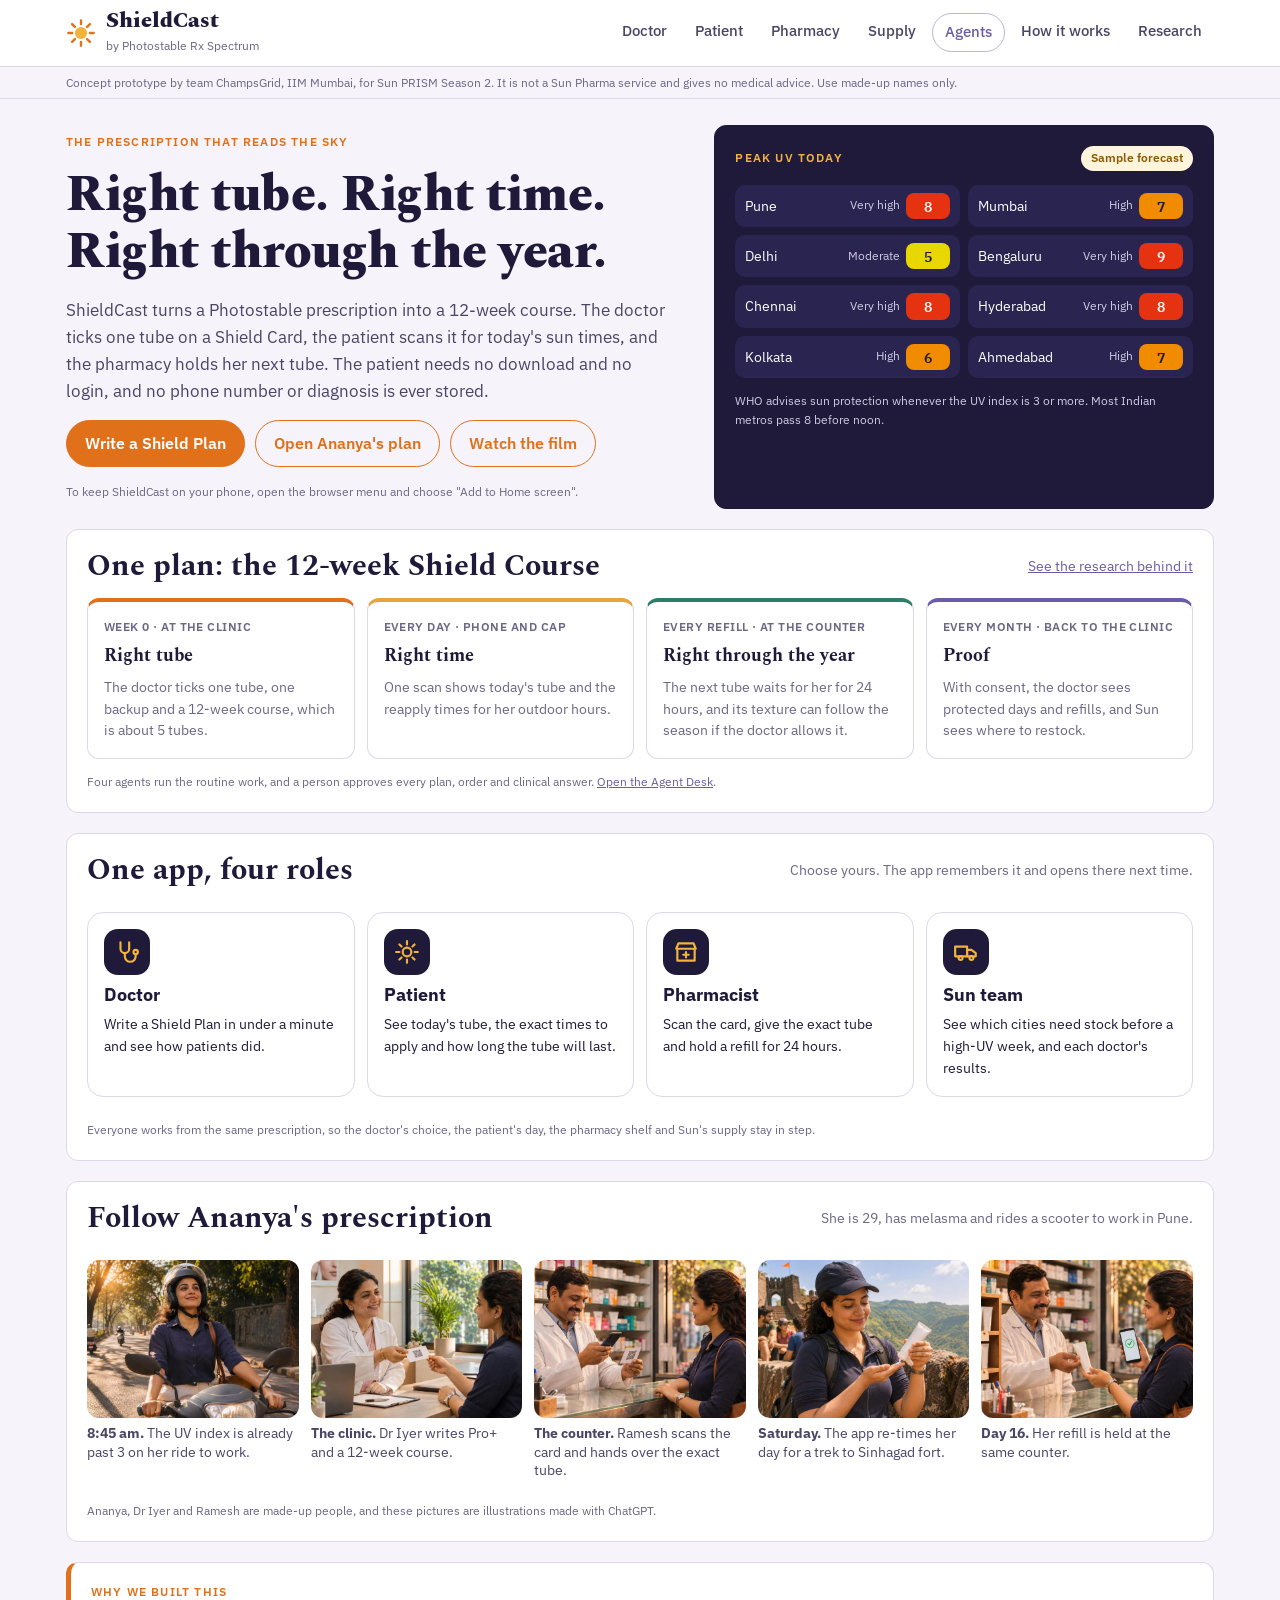
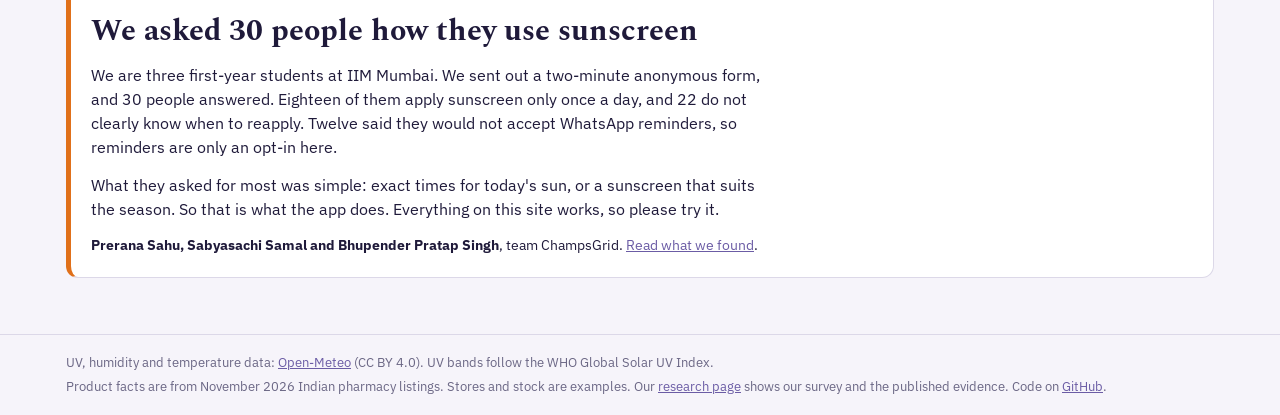
<file: index.html>
<!doctype html>
<html lang="en">
<head>
<meta charset="utf-8">
<meta name="viewport" content="width=device-width, initial-scale=1, viewport-fit=cover">
<title>ShieldCast · Photostable</title>
<meta name="description" content="ShieldCast turns a dermatologist's Photostable prescription into a daily plan that reads the live UV forecast, times every reapplication, tracks the tube and finds the refill. Concept prototype by team ChampsGrid, IIM Mumbai.">
<meta property="og:title" content="ShieldCast: the prescription that reads the sky">
<meta property="og:description" content="One app for the doctor, the patient, the pharmacist and Sun. It opens from a scan, with nothing to download.">
<meta name="theme-color" content="#1F1A3A">
<link rel="manifest" href="manifest.webmanifest">
<link rel="apple-touch-icon" href="icons/icon-192.png">
<meta name="apple-mobile-web-app-capable" content="yes">
<meta name="apple-mobile-web-app-title" content="ShieldCast">
<link rel="icon" href="data:image/svg+xml,%3Csvg xmlns='http://www.w3.org/2000/svg' viewBox='0 0 64 64'%3E%3Ccircle cx='32' cy='32' r='14' fill='%23F2B33D'/%3E%3Cg stroke='%23E0701A' stroke-width='5' stroke-linecap='round'%3E%3Cpath d='M32 4v8M32 52v8M4 32h8M52 32h8M12 12l6 6M46 46l6 6M12 52l6-6M46 18l6-6'/%3E%3C/g%3E%3C/svg%3E">
<link rel="preconnect" href="https://fonts.googleapis.com">
<link rel="preconnect" href="https://fonts.gstatic.com" crossorigin>
<link rel="stylesheet" href="https://fonts.googleapis.com/css2?family=Spectral:wght@500;600;700;800&family=IBM+Plex+Sans:wght@400;500;600&family=IBM+Plex+Mono:wght@400;500&display=swap">
<link rel="stylesheet" href="css/style.css">
<script src="vendor/qrcode.min.js" defer></script>
<script type="module" src="js/app.js"></script>
</head>
<body>
<a class="skip" href="#main">Skip to content</a>
<header class="top">
  <div class="wrap top-in">
    <a class="brand" href="#home" aria-label="ShieldCast home">
      <svg viewBox="0 0 64 64" width="30" height="30" aria-hidden="true"><circle cx="32" cy="32" r="13" fill="var(--amber)"/><g stroke="var(--orange)" stroke-width="5" stroke-linecap="round"><path d="M32 5v8M32 51v8M5 32h8M51 32h8M13 13l6 6M45 45l6 6M13 51l6-6M45 19l6-6"/></g></svg>
      <span><b>ShieldCast</b><small>by Photostable Rx Spectrum</small></span>
    </a>
    <nav class="tabs" aria-label="Main">
      <a href="#doctor" data-v="doctor">Doctor</a>
      <a href="#today" data-v="today">Patient</a>
      <a href="#pharmacy" data-v="pharmacy">Pharmacy</a>
      <a href="#supply" data-v="supply">Supply</a>
      <a href="#agents" data-v="agents" class="tab-ai">Agents</a>
      <a href="#how" data-v="how">How it works</a>
      <a href="research.html">Research</a>
    </nav>
  </div>
</header>
<div class="notice"><div class="wrap">Concept prototype by team ChampsGrid, IIM Mumbai, for Sun PRISM Season 2. It is not a Sun Pharma service and gives no medical advice. Use made-up names only.</div></div>

<main id="main" class="wrap">

<!-- ================= HOME ================= -->
<section class="view" id="v-home" hidden>
  <div class="hero">
    <div class="hero-copy">
      <span class="eyebrow">The prescription that reads the sky</span>
      <h1>Right tube. Right time. Right through the year.</h1>
      <p class="lead">ShieldCast turns a Photostable prescription into a 12-week course. The doctor ticks one tube on a Shield Card, the patient scans it for today's sun times, and the pharmacy holds her next tube. The patient needs no download and no login, and no phone number or diagnosis is ever stored.</p>
      <div class="row">
        <a class="btn" href="#doctor">Write a Shield Plan</a>
        <a class="btn ghost" id="sampleLink" href="#today">Open Ananya's plan</a>
        <a class="btn ghost" href="film.html">Watch the film</a>
        <button class="btn ghost" id="installBtn" type="button" hidden>Install the app</button>
      </div>
      <p class="tiny muted" id="installHint">To keep ShieldCast on your phone, open the browser menu and choose "Add to Home screen".</p>
    </div>
    <div class="hero-sky panel dark">
      <div class="row between"><span class="eyebrow light">Peak UV today</span><span class="pill" id="skyLive">Loading the forecast</span></div>
      <div class="sky" id="sky"></div>
      <p class="tiny muted-light">WHO advises sun protection whenever the UV index is 3 or more. Most Indian metros pass 8 before noon.</p>
    </div>
  </div>

  <div class="panel">
    <div class="row between"><h2>One plan: the 12-week Shield Course</h2><a class="small" href="research.html">See the research behind it</a></div>
    <ol class="course">
      <li><a href="#doctor"><span class="n">Week 0 · At the clinic</span><b>Right tube</b><span class="d">The doctor ticks one tube, one backup and a 12-week course, which is about 5 tubes.</span></a></li>
      <li><a href="#today"><span class="n">Every day · Phone and cap</span><b>Right time</b><span class="d">One scan shows today's tube and the reapply times for her outdoor hours.</span></a></li>
      <li><a href="#pharmacy"><span class="n">Every refill · At the counter</span><b>Right through the year</b><span class="d">The next tube waits for her for 24 hours, and its texture can follow the season if the doctor allows it.</span></a></li>
      <li><a href="#supply"><span class="n">Every month · Back to the clinic</span><b>Proof</b><span class="d">With consent, the doctor sees protected days and refills, and Sun sees where to restock.</span></a></li>
    </ol>
    <p class="tiny muted">Four agents run the routine work, and a person approves every plan, order and clinical answer. <a href="#agents">Open the Agent Desk</a>.</p>
  </div>

  <div class="panel">
    <div class="row between"><h2>One app, four roles</h2><span class="small muted">Choose yours. The app remembers it and opens there next time.</span></div>
    <div class="roles" id="roles">
      <a class="role" href="#doctor" data-role="doctor"><span class="role-ic" aria-hidden="true"><svg viewBox="0 0 24 24" width="26" height="26" fill="none" stroke="currentColor" stroke-width="2" stroke-linecap="round" stroke-linejoin="round"><path d="M6 3v6a4 4 0 0 0 8 0V3"/><path d="M10 13v3a5 5 0 0 0 10 0v-2"/><circle cx="20" cy="12" r="2"/></svg></span><b>Doctor</b><span class="small">Write a Shield Plan in under a minute and see how patients did.</span></a>
      <a class="role" href="#today" data-role="today"><span class="role-ic" aria-hidden="true"><svg viewBox="0 0 24 24" width="26" height="26" fill="none" stroke="currentColor" stroke-width="2" stroke-linecap="round"><circle cx="12" cy="12" r="4"/><path d="M12 2v3M12 19v3M2 12h3M19 12h3M5 5l2 2M17 17l2 2M5 19l2-2M17 7l2-2"/></svg></span><b>Patient</b><span class="small">See today's tube, the exact times to apply and how long the tube will last.</span></a>
      <a class="role" href="#pharmacy" data-role="pharmacy"><span class="role-ic" aria-hidden="true"><svg viewBox="0 0 24 24" width="26" height="26" fill="none" stroke="currentColor" stroke-width="2" stroke-linecap="round" stroke-linejoin="round"><path d="M4 9h16v11H4z"/><path d="M3 9l2-5h14l2 5"/><path d="M12 12v5M9.5 14.5h5"/></svg></span><b>Pharmacist</b><span class="small">Scan the card, give the exact tube and hold a refill for 24 hours.</span></a>
      <a class="role" href="#supply" data-role="supply"><span class="role-ic" aria-hidden="true"><svg viewBox="0 0 24 24" width="26" height="26" fill="none" stroke="currentColor" stroke-width="2" stroke-linecap="round" stroke-linejoin="round"><path d="M2 7h11v9H2z"/><path d="M13 10h4l4 3v3h-8z"/><circle cx="7" cy="17.5" r="1.8"/><circle cx="17" cy="17.5" r="1.8"/></svg></span><b>Sun team</b><span class="small">See which cities need stock before a high-UV week, and each doctor's results.</span></a>
    </div>
    <p class="tiny muted">Everyone works from the same prescription, so the doctor's choice, the patient's day, the pharmacy shelf and Sun's supply stay in step.</p>
  </div>

  <div class="panel">
    <div class="row between"><h2>Follow Ananya's prescription</h2><span class="small muted">She is 29, has melasma and rides a scooter to work in Pune.</span></div>
    <div class="story">
      <figure><img src="assets/story/scooter.jpg" alt="Ananya rides to work in the morning sun" loading="lazy"><figcaption><b>8:45 am.</b> The UV index is already past 3 on her ride to work.</figcaption></figure>
      <figure><img src="assets/story/clinic.jpg" alt="Dr Iyer writes the plan in her clinic" loading="lazy"><figcaption><b>The clinic.</b> Dr Iyer writes Pro+ and a 12-week course.</figcaption></figure>
      <figure><img src="assets/story/pharmacy.jpg" alt="The pharmacist scans the card at the counter" loading="lazy"><figcaption><b>The counter.</b> Ramesh scans the card and hands over the exact tube.</figcaption></figure>
      <figure><img src="assets/story/trek.jpg" alt="Ananya reapplies sunscreen on a trek" loading="lazy"><figcaption><b>Saturday.</b> The app re-times her day for a trek to Sinhagad fort.</figcaption></figure>
      <figure><img src="assets/story/refill.jpg" alt="Ananya collects her refill" loading="lazy"><figcaption><b>Day 16.</b> Her refill is held at the same counter.</figcaption></figure>
    </div>
    <p class="tiny muted">Ananya, Dr Iyer and Ramesh are made-up people, and these pictures are illustrations made with ChatGPT.</p>
  </div>

  <div class="panel why">
    <span class="eyebrow">Why we built this</span>
    <h2>We asked 30 people how they use sunscreen</h2>
    <p class="measure">We are three first-year students at IIM Mumbai. We sent out a two-minute anonymous form, and 30 people answered. Eighteen of them apply sunscreen only once a day, and 22 do not clearly know when to reapply. Twelve said they would not accept WhatsApp reminders, so reminders are only an opt-in here.</p>
    <p class="measure">What they asked for most was simple: exact times for today's sun, or a sunscreen that suits the season. So that is what the app does. Everything on this site works, so please try it.</p>
    <p class="small"><b>Prerana Sahu, Sabyasachi Samal and Bhupender Pratap Singh</b>, team ChampsGrid. <a href="research.html">Read what we found</a>.</p>
  </div>

</section>

<!-- ================= DOCTOR ================= -->
<section class="view" id="v-doctor" hidden>
  <div class="persona"><div class="avatar">MI</div><div><span class="eyebrow">Dr Meera Iyer · dermatologist · Kothrud, Pune</span><h2>Write a Shield Plan in under a minute</h2><p class="muted">Pick the need, the skin type, the patient's city and routine, the course length and an optional season switch. The plan and the QR card are ready at once.</p><p class="small"><a href="#agents" id="toCopilot">Or type a one-line note and let the Prescribing Copilot draft it.</a></p></div></div>
  <div class="doc-grid">
    <form class="panel" id="planForm" autocomplete="off">
      <fieldset><legend>Patient</legend>
        <div class="row"><label class="fld">First name<input type="text" id="fName" value="Ananya" maxlength="20"></label><label class="fld small-fld">Age<input type="text" id="fAge" value="29" maxlength="3" inputmode="numeric"></label>
        <label class="fld">City<select id="fCity"></select></label></div>
      </fieldset>
      <fieldset><legend>Main reason for sunscreen</legend><div class="chips" id="cNeed"></div></fieldset>
      <fieldset><legend>Skin type</legend><div class="chips" id="cSkin"></div></fieldset>
      <fieldset><legend>Daily routine</legend><div class="chips" id="cRoutine"></div></fieldset>
      <fieldset><legend>Course length</legend><div class="chips" id="cCourse"></div><p class="tiny muted">The card tells the patient how many tubes the course takes, so the refill is planned on day one.</p></fieldset>
      <fieldset><legend>Season switch at refill</legend><div class="chips" id="cSwitch"></div><p class="tiny muted" id="swNote"></p></fieldset>
    </form>
    <div class="view tight">
      <div class="panel" id="planPreview"></div>
      <div class="panel">
        <div class="row between"><div><span class="eyebrow">Rx card</span><h3>Print it, or send the link</h3></div><button class="btn" id="issueBtn" type="button">Issue the card</button></div>
        <div id="cardSlot"><p class="small muted">The card carries one exact variant, the backup, the dose, the course and a QR code. Scanning it opens the patient's plan on any phone. Clinics on e-prescription software can paste the same link into the advice box.</p></div>
      </div>
    </div>
  </div>
  <div class="grid2">
    <div class="panel">
      <span class="eyebrow">How each patient gets a unique code</span>
      <h3>You never make a QR code yourself</h3>
      <ol class="routes">
        <li><b>On e-prescription software.</b> Tick "Add ShieldCast plan" and the QR code prints on the prescription itself.</li>
        <li><b>On paper.</b> Your rep gives you a pad of 100 Shield Cards. Every card already carries its own number and QR code, linked to your clinic. Tick the tube, the backup and the weeks, and sign it, as you would a prescription. Your assistant scans it once to copy the ticks, or the patient confirms them on her first scan.</li>
        <li><b>On a teleconsult.</b> Issue the plan here and send the link on WhatsApp or SMS.</li>
      </ol>
      <div class="padcard" aria-label="Example Shield Card">
        <div><b>Shield Card</b> <span class="tiny muted">No. SC-PUN-0417-0063</span><br><span class="tiny">Skin clinic, Kothrud, Pune</span>
          <div class="ticks"><span>☑ Pro+</span><span>☐ Gold</span><span>☐ Acne</span><span>☐ Emulgel</span></div>
          <div class="ticks"><span>Backup: ☑ Gold</span><span>Course: ☐ 4 ☐ 8 ☑ 12 weeks</span></div>
          <span class="tiny muted">Doctor's signature ____________</span></div>
        <div class="padqr" id="padQr"></div>
      </div>
    </div>
    <div class="panel" id="clinicPanel"></div>
  </div>

  <div class="panel">
    <div class="row between"><h3>Cards issued on this device</h3><span class="small muted" id="issuedCount"></span></div>
    <div class="tablewrap"><table class="data" id="issuedTable"></table></div>
  </div>
</section>

<!-- ================= PATIENT ================= -->
<section class="view" id="v-today" hidden>
  <div id="noPlan" class="panel" hidden>
    <h2>Scan the QR code on your Rx card</h2>
    <p class="muted">Your plan opens straight from the card. To try it now, open an example plan.</p>
    <div class="row" id="examples"></div>
  </div>
  <div id="planView" hidden>
    <div class="pt-head panel dark" id="ptHead"></div>
    <div class="pt-grid">
      <div class="view tight">
        <div class="panel" id="todayPanel"></div>
        <div class="panel" id="weekPanel"></div>
      </div>
      <div class="view tight">
        <div class="panel" id="tubePanel"></div>
        <div class="panel" id="remindPanel"></div>
        <div class="panel" id="askPanel"></div>
        <div class="panel" id="routinePanel"></div>
      </div>
    </div>
  </div>
</section>

<!-- ================= PHARMACY ================= -->
<section class="view" id="v-pharmacy" hidden>
  <div class="persona"><div class="avatar ink">RP</div><div><span class="eyebrow">Ramesh Patil · Shree Medicals · 300 m from the clinic</span><h2>Scan the card, dispense the exact tube</h2><p class="muted">The QR code carries the prescription and a check code, so Ramesh can verify it without calling the clinic. He can also see which variants the coming week's UV will pull off his shelf.</p></div></div>
  <div class="grid2">
    <div class="panel">
      <h3>Check a card</h3>
      <div class="row"><button class="btn" id="scanBtn" type="button">Scan with camera</button><span class="small muted" id="scanState"></span></div>
      <video id="scanVideo" playsinline muted hidden></video>
      <canvas id="scanCanvas" hidden></canvas>
      <form class="row" id="pasteForm"><input type="text" id="pasteIn" placeholder="Or paste the link from the card" aria-label="Card link"><button class="btn ghost" type="submit">Check</button></form>
      <div id="verifyOut"></div>
    </div>
    <div class="panel">
      <div class="row between"><h3>Shelf at Shree Medicals</h3><span class="small muted">50 g tubes</span></div>
      <div class="tablewrap"><table class="data" id="shelf"></table></div>
      <div id="reorder"></div>
    </div>
  </div>
  <div class="panel" id="holdPanel"></div>

  <div class="panel">
    <div class="row between"><h3>Dispensing log on this device</h3><button class="btn ghost small" id="clearLog" type="button">Clear the log</button></div>
    <div class="tablewrap"><table class="data" id="dispLog"></table></div>
  </div>
</section>

<!-- ================= SUPPLY ================= -->
<section class="view" id="v-supply" hidden>
  <div class="persona"><div class="avatar violet">SC</div><div><span class="eyebrow">Sun trade and supply team</span><h2>The same forecast that times Ananya's reapplication tells Sun where to move stock</h2><p class="muted">Tubes run out faster in weeks that need more reapplication. ShieldCast reads the 7-day UV and humidity outlook for each metro and flags where partner pharmacies should be topped up before demand arrives.</p></div></div>
  <div class="row between"><span class="pill" id="supplyLive">Loading the outlook</span><span class="tiny muted">UV load is the sum of each day's peak UV above 5 over the next 7 days.</span></div>
  <div class="metro" id="metro"></div>
  <div class="panel callout">
    <b>This is a hypothesis to test, not a proven rule.</b> The pilot will compare stockist sell-out with the UV load in each city for 28 weeks and fit the real relationship before Sun changes any stock norms.
  </div>
</section>

<!-- ================= AGENTS ================= -->
<section class="view" id="v-agents" hidden>
  <div class="panel dark agent-hero">
    <div class="row between" style="align-items:flex-start">
      <div class="view tight" style="gap:6px">
        <span class="eyebrow light">ShieldCast Agent Desk</span>
        <h2>Four agents run the loop, and a person approves every step that matters</h2>
        <p class="muted-light measure">Each agent can only use the tools it is given, every step is shown, and guardrails sit inside the tools rather than in a prompt. The agents run on transparent rules by default, so this demo is free and gives the same answer every time. Add a Claude API key and the Copilot and the Companion plan their own tool calls.</p>
      </div>
      <div class="view tight" style="gap:8px;min-width:240px">
        <div class="seg" role="radiogroup" aria-label="Agent engine" id="engineSeg">
          <label><input type="radio" name="engine" value="rules" checked><span>Rules engine</span></label>
          <label><input type="radio" name="engine" value="claude"><span>Claude</span></label>
        </div>
        <span class="tiny muted-light" id="engineNote">Rules engine: free, offline and repeatable.</span>
      </div>
    </div>
    <details class="aiset" id="aiSettings">
      <summary>Claude settings</summary>
      <div class="row" style="align-items:flex-end">
        <label class="fld">Your Anthropic API key<input type="password" id="aiKey" autocomplete="off" placeholder="sk-ant-..." spellcheck="false"></label>
        <label class="fld">Model<select id="aiModel"><option value="claude-sonnet-5-5">claude-sonnet-5-5</option><option value="claude-haiku-5-5">claude-haiku-5-5</option><option value="claude-opus-5-5">claude-opus-5-5</option></select></label>
        <label class="fld">Proxy URL, optional<input type="url" id="aiProxy" placeholder="https://your-worker.workers.dev" spellcheck="false"></label>
        <label class="toggle" style="color:var(--on-dark2)"><input type="checkbox" id="aiRemember"> Remember on this device</label>
        <button class="btn small" type="button" id="aiSave">Save</button><button class="btn small ghost" type="button" id="aiClear">Forget the key</button>
      </div>
      <p class="tiny muted-light">The key stays in this browser and is sent only to Anthropic or to the proxy you name. For a shared pilot, deploy <span class="mono">worker/proxy.js</span> so no key sits in any browser.</p>
    </details>
  </div>
  <div class="agent-pick" id="agentPick"></div>
  <div class="agent-grid">
    <div class="panel" id="agentIn"></div>
    <div class="panel">
      <div class="row between"><h3>What the agent did</h3><span class="pill" id="traceState">Idle</span></div>
      <ol class="trace" id="trace"><li class="muted small">Run an agent to see each thought, tool call, guardrail and hand-off.</li></ol>
      <div id="agentOut"></div>
    </div>
  </div>
  <div class="grid3">
    <div class="panel"><div class="row between"><h3>Care desk queue</h3><span class="small muted" id="deskCount"></span></div><div id="deskList" class="view tight" style="gap:8px"></div></div>
    <div class="panel"><div class="row between"><h3>WhatsApp outbox</h3><span class="small muted" id="outCount"></span></div><div id="outList" class="view tight" style="gap:8px"></div></div>
    <div class="panel"><div class="row between"><h3>Draft orders</h3><span class="small muted" id="poCount"></span></div><div id="poList" class="view tight" style="gap:8px"></div></div>
  </div>
</section>

<!-- ================= HOW ================= -->
<section class="view" id="v-how" hidden>
  <div class="panel">
    <span class="eyebrow">How it works</span>
    <h2>Everything connects through one signed link and one public forecast</h2>
    <p class="muted measure">The doctor's choices are written into the QR link itself. The patient's phone reads the link and the live forecast and works out the day's plan on the device. Nothing about the patient is stored on a server unless she agrees to reminders.</p>
    <div class="arch" id="arch"></div>
  </div>
  <div class="grid2">
    <div class="panel"><h3>What makes it realistic</h3><ul class="list" id="realList"></ul></div>
    <div class="panel"><h3>What it costs to run</h3><div class="tablewrap"><table class="data" id="costTable"></table></div><p class="tiny muted">The capex and opex for the full programme are in the team's financial model: ₹5.05 crore of capex, a ₹1.39 crore gated pilot and a base-case NPV of ₹20.5 crore.</p></div>
  </div>
  <div class="grid2">
    <div class="panel"><h3>Privacy and compliance by design</h3><ul class="list" id="privList"></ul></div>
    <div class="panel"><h3>Roll-out, gate by gate</h3><ol class="list" id="phaseList"></ol></div>
  </div>
  <div class="panel"><h3>Sources</h3><ol class="list small" id="srcList"></ol></div>
</section>

</main>
<footer class="foot"><div class="wrap">
  <span>UV, humidity and temperature data: <a href="https://open-meteo.com/" target="_blank" rel="noopener">Open-Meteo</a> (CC BY 4.0). UV bands follow the WHO Global Solar UV Index.</span>
  <span>Product facts are from November 2026 Indian pharmacy listings. Stores and stock are examples. Our <a href="research.html">research page</a> shows our survey and the published evidence. Code on <a href="https://github.com/Sabyapro123/photostable-shieldcast" target="_blank" rel="noopener">GitHub</a>.</span>
</div></footer>
<nav class="appbar" aria-label="App">
  <a href="#home" data-v="home"><svg viewBox="0 0 24 24" width="22" height="22" fill="none" stroke="currentColor" stroke-width="2" stroke-linecap="round" stroke-linejoin="round" aria-hidden="true"><path d="M3 11l9-8 9 8"/><path d="M5 10v10h14V10"/></svg><span>Home</span></a>
  <a href="#doctor" data-v="doctor"><svg viewBox="0 0 24 24" width="22" height="22" fill="none" stroke="currentColor" stroke-width="2" stroke-linecap="round" stroke-linejoin="round" aria-hidden="true"><path d="M6 3v6a4 4 0 0 0 8 0V3"/><path d="M10 13v3a5 5 0 0 0 10 0v-2"/><circle cx="20" cy="12" r="2"/></svg><span>Doctor</span></a>
  <a href="#today" data-v="today"><svg viewBox="0 0 24 24" width="22" height="22" fill="none" stroke="currentColor" stroke-width="2" stroke-linecap="round" aria-hidden="true"><circle cx="12" cy="12" r="4"/><path d="M12 2v3M12 19v3M2 12h3M19 12h3M5 5l2 2M17 17l2 2M5 19l2-2M17 7l2-2"/></svg><span>My plan</span></a>
  <a href="#pharmacy" data-v="pharmacy"><svg viewBox="0 0 24 24" width="22" height="22" fill="none" stroke="currentColor" stroke-width="2" stroke-linecap="round" stroke-linejoin="round" aria-hidden="true"><path d="M4 9h16v11H4z"/><path d="M3 9l2-5h14l2 5"/><path d="M12 12v5M9.5 14.5h5"/></svg><span>Pharmacy</span></a>
  <a href="#supply" data-v="supply"><svg viewBox="0 0 24 24" width="22" height="22" fill="none" stroke="currentColor" stroke-width="2" stroke-linecap="round" stroke-linejoin="round" aria-hidden="true"><path d="M2 7h11v9H2z"/><path d="M13 10h4l4 3v3h-8z"/><circle cx="7" cy="17.5" r="1.8"/><circle cx="17" cy="17.5" r="1.8"/></svg><span>Sun team</span></a>
</nav>
<div class="toast" id="toast" role="status" hidden></div>
</body>
</html>
</file>
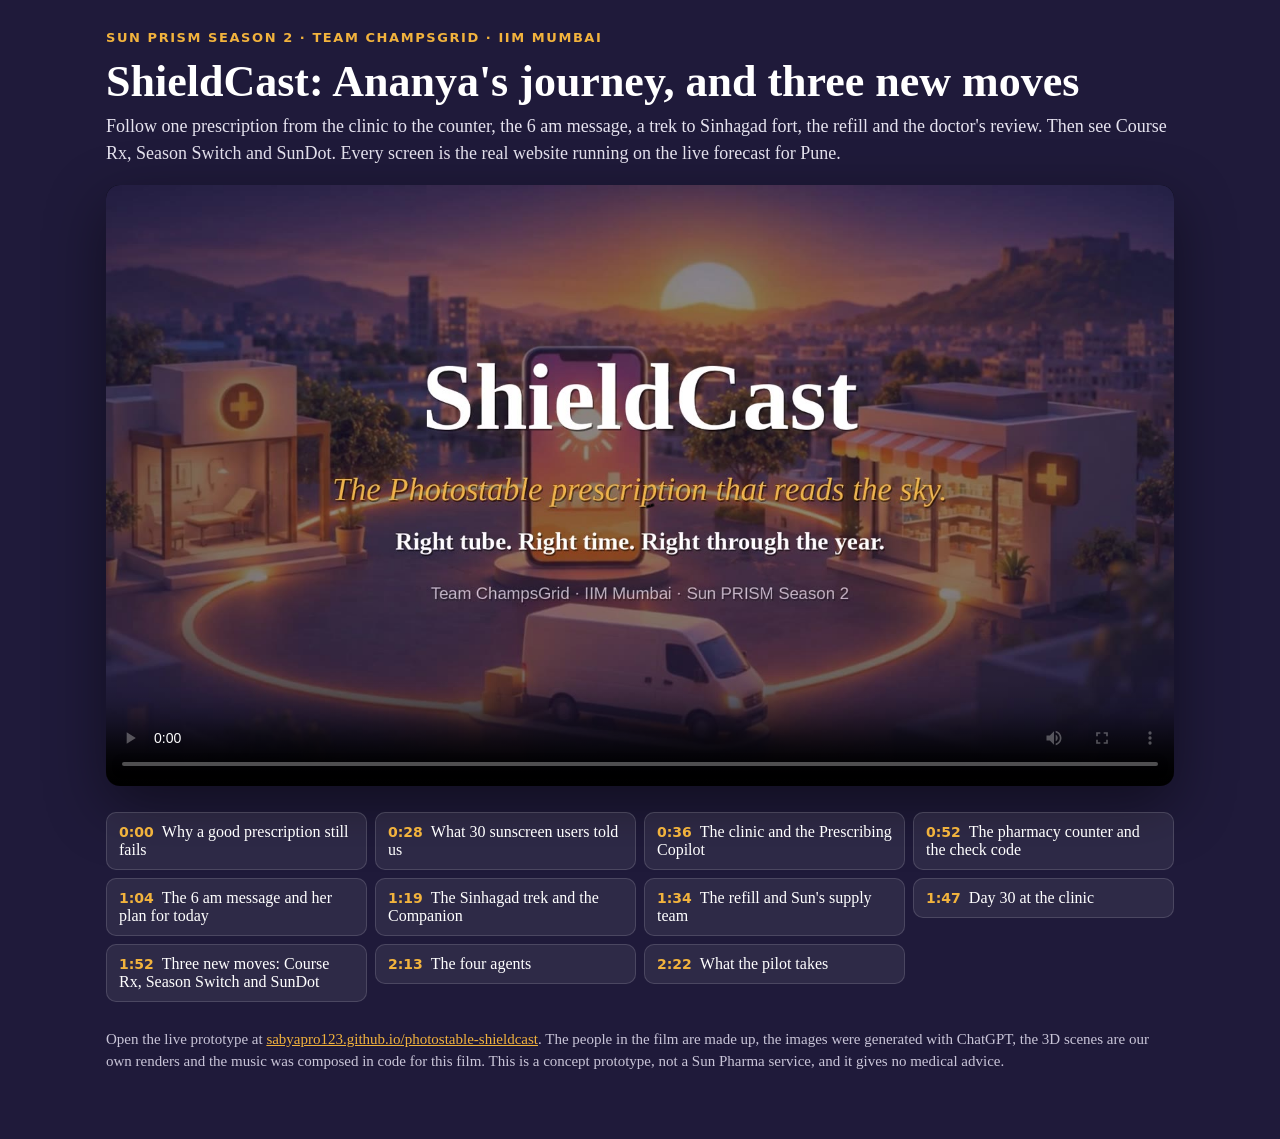
<file: film.html>
<!doctype html>
<html lang="en">
<head>
<meta charset="utf-8">
<meta name="viewport" content="width=device-width, initial-scale=1">
<title>ShieldCast film</title>
<meta name="description" content="A short film of Ananya's journey with ShieldCast, the Photostable prescription that reads the sky.">
<style>
  :root { --ink: #1F1A3A; --orange: #E0701A; --amber: #F2B33D; --paper: #F4F1F8; --muted: #6B6680; }
  * { box-sizing: border-box; }
  body { margin: 0; background: var(--ink); color: #fff; font-family: "Times New Roman", Times, serif; }
  main { max-width: 1100px; margin: 0 auto; padding: 28px 16px 48px; }
  .eyebrow { color: var(--amber); font: 700 13px/1 system-ui, sans-serif; letter-spacing: .12em; text-transform: uppercase; }
  h1 { font-size: clamp(28px, 4vw, 44px); margin: 10px 0 6px; }
  p { color: #E6E3EF; font-size: 18px; line-height: 1.5; margin: 0 0 18px; }
  video { width: 100%; border-radius: 14px; background: #000; box-shadow: 0 20px 60px rgba(0,0,0,.45); }
  ol { list-style: none; padding: 0; margin: 22px 0 0; display: grid; grid-template-columns: repeat(auto-fill, minmax(240px, 1fr)); gap: 8px; }
  ol button { width: 100%; text-align: left; font: inherit; font-size: 16px; color: #fff; background: rgba(255,255,255,.07); border: 1px solid rgba(255,255,255,.14); border-radius: 10px; padding: 10px 12px; cursor: pointer; }
  ol button:hover, ol button:focus-visible { border-color: var(--amber); outline: none; }
  ol b { color: var(--amber); margin-right: 8px; font-family: system-ui, sans-serif; font-size: 14px; }
  a { color: var(--amber); }
  .foot { margin-top: 26px; font-size: 15px; color: #C9C5D8; }
</style>
</head>
<body>
<main>
  <span class="eyebrow">Sun PRISM Season 2 · Team ChampsGrid · IIM Mumbai</span>
  <h1>ShieldCast: Ananya's journey, and three new moves</h1>
  <p>Follow one prescription from the clinic to the counter, the 6 am message, a trek to Sinhagad fort, the refill and the doctor's review. Then see Course Rx, Season Switch and SunDot. Every screen is the real website running on the live forecast for Pune.</p>
  <video id="film" controls playsinline preload="metadata" poster="media/shieldcast-poster.jpg">
    <source src="media/shieldcast-film.mp4" type="video/mp4">
    <track kind="captions" src="media/shieldcast-film.vtt" srclang="en" label="English" default>
    Your browser cannot play this video. <a href="media/shieldcast-film.mp4">Download the film</a>.
  </video>
  <ol id="chapters"></ol>
  <p class="foot">Open the live prototype at <a href="./">sabyapro123.github.io/photostable-shieldcast</a>. The people in the film are made up, the images were generated with ChatGPT, the 3D scenes are our own renders and the music was composed in code for this film. This is a concept prototype, not a Sun Pharma service, and it gives no medical advice.</p>
</main>
<script>
  const chapters = [[0, "Why a good prescription still fails"], [28, "What 30 sunscreen users told us"], [36, "The clinic and the Prescribing Copilot"], [52, "The pharmacy counter and the check code"], [64, "The 6 am message and her plan for today"], [79, "The Sinhagad trek and the Companion"], [94, "The refill and Sun's supply team"], [107, "Day 30 at the clinic"], [112, "Three new moves: Course Rx, Season Switch and SunDot"], [133, "The four agents"], [142, "What the pilot takes"]];
  const v = document.getElementById("film"), ol = document.getElementById("chapters");
  const fmt = (t) => Math.floor(t / 60) + ":" + String(t % 60).padStart(2, "0");
  chapters.forEach(([t, name]) => {
    const li = document.createElement("li"), b = document.createElement("button");
    b.type = "button"; b.innerHTML = "<b>" + fmt(t) + "</b>" + name;
    b.addEventListener("click", () => { v.currentTime = t; v.play().catch(() => {}); });
    li.appendChild(b); ol.appendChild(li);
  });
</script>
</body>
</html>
</file>
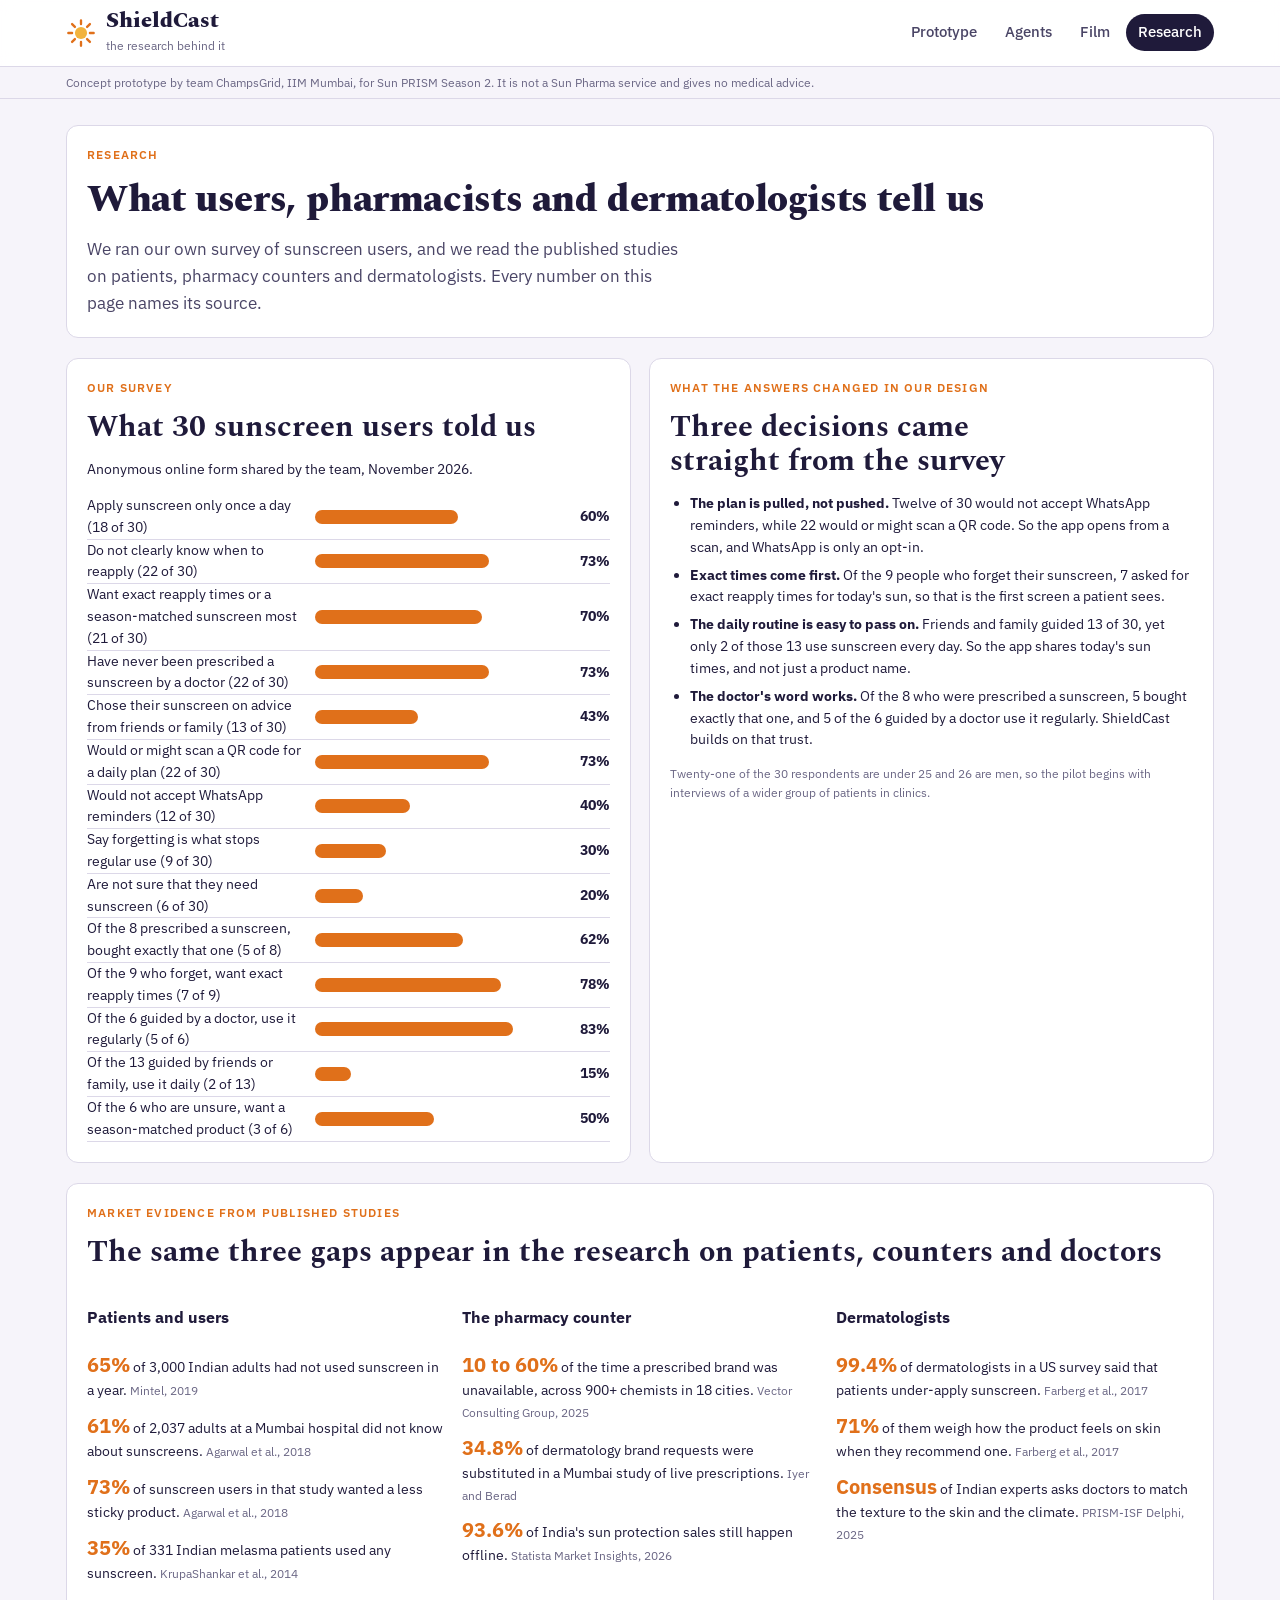
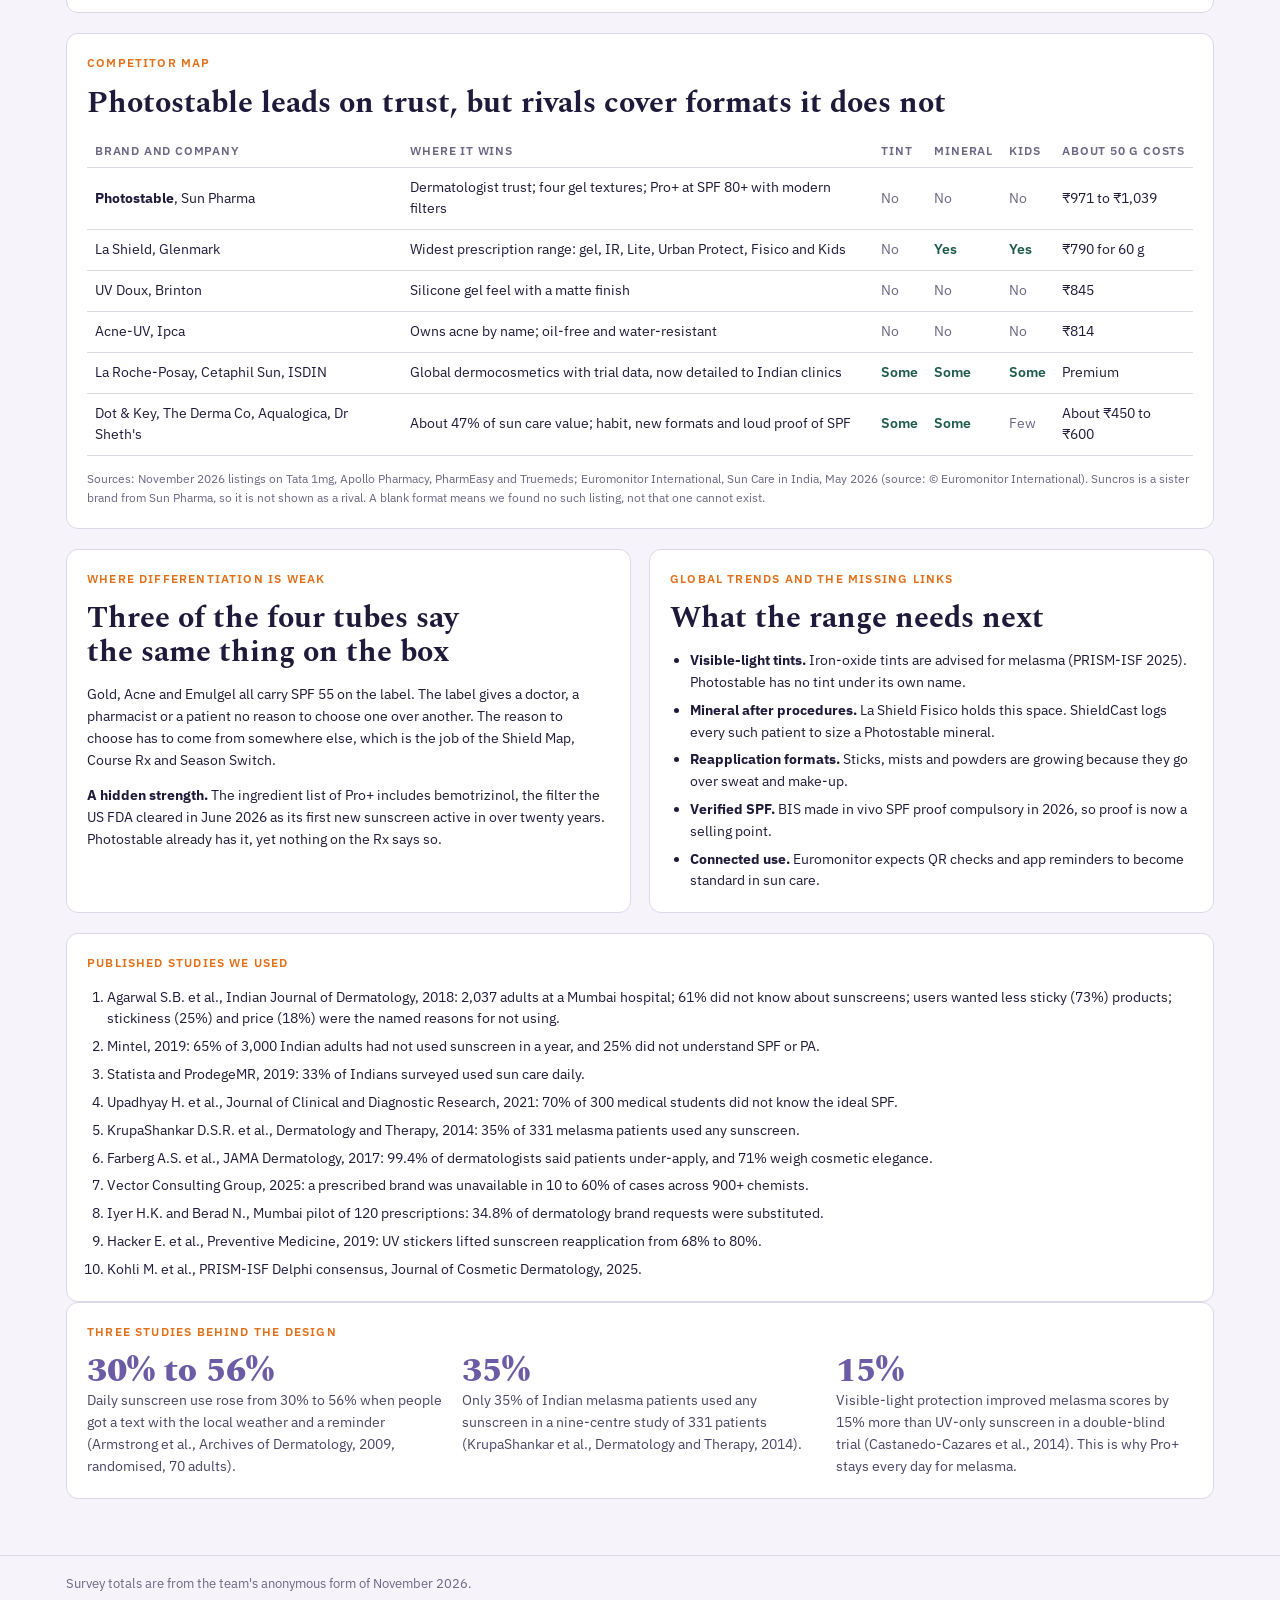
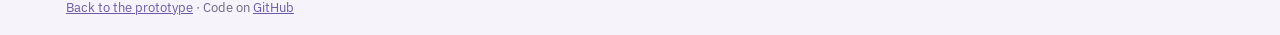
<file: research.html>
<!doctype html>
<html lang="en">
<head>
<meta charset="utf-8">
<meta name="viewport" content="width=device-width, initial-scale=1, viewport-fit=cover">
<title>ShieldCast research · Photostable</title>
<meta name="description" content="The research behind ShieldCast: our survey of sunscreen users, the published evidence on patients, pharmacy counters and dermatologists, a competitor map and six global trends.">
<meta name="theme-color" content="#1F1A3A">
<link rel="preconnect" href="https://fonts.googleapis.com">
<link rel="preconnect" href="https://fonts.gstatic.com" crossorigin>
<link rel="stylesheet" href="https://fonts.googleapis.com/css2?family=Spectral:wght@500;600;700;800&family=IBM+Plex+Sans:wght@400;500;600&family=IBM+Plex+Mono:wght@400;500&display=swap">
<link rel="stylesheet" href="css/style.css">
<style>
  .q { display: flex; flex-direction: column; gap: 6px; padding: 14px 0; border-top: 1px solid var(--line, #E3DEEE); }
  .q:first-of-type { border-top: 0; }
  .q h4 { margin: 0; font-family: var(--f-display); font-size: 1.02rem; }
  .bar { display: grid; grid-template-columns: minmax(120px, 42%) 1fr 48px; gap: 8px; align-items: center; font-size: .88rem; }
  .bar i { display: block; height: 14px; border-radius: 7px; background: var(--violet); min-width: 2px; }
  .bar.top i { background: var(--orange); }
  .bar b { text-align: right; font-variant-numeric: tabular-nums; }
  .tag { font: 600 .68rem/1 "IBM Plex Sans", sans-serif; letter-spacing: .06em; text-transform: uppercase; padding: 4px 7px; border-radius: 999px; }
  .tag.a { background: #E6F2EE; color: #1E5B4D; } .tag.s { background: #ECE9F8; color: #3D3180; } .tag.h { background: #FDF0E4; color: #8A4208; }
  .stamp { border: 2px dashed var(--orange); border-radius: 14px; padding: 14px 16px; background: #FFF8F1; }
  .funnel { display: flex; flex-direction: column; gap: 8px; }
  .funnel div { background: var(--ink); color: #fff; border-radius: 10px; padding: 10px 14px; display: flex; justify-content: space-between; gap: 12px; min-width: 150px; }
  .funnel div:nth-child(2) { background: #4A3F86; } .funnel div:nth-child(3) { background: #8A5A2B; } .funnel div:nth-child(4) { background: var(--orange); }
  .seg2 { display: flex; gap: 8px; flex-wrap: wrap; }
  .seg2 button { font: inherit; padding: 8px 14px; border-radius: 999px; border: 1px solid var(--line, #D9D4E6); background: #fff; cursor: pointer; }
  .seg2 button[aria-pressed="true"] { background: var(--ink); color: #fff; border-color: var(--ink); }
  td.y { color: #1E5B4D; font-weight: 600; } td.n { color: var(--muted); }
</style>
</head>
<body>
<header class="top">
  <div class="wrap top-in">
    <a class="brand" href="./" aria-label="ShieldCast home">
      <svg viewBox="0 0 64 64" width="30" height="30" aria-hidden="true"><circle cx="32" cy="32" r="13" fill="var(--amber)"/><g stroke="var(--orange)" stroke-width="5" stroke-linecap="round"><path d="M32 5v8M32 51v8M5 32h8M51 32h8M13 13l6 6M45 45l6 6M13 51l6-6M45 19l6-6"/></g></svg>
      <span><b>ShieldCast</b><small>the research behind it</small></span>
    </a>
    <nav class="tabs" aria-label="Main"><a href="./">Prototype</a><a href="./#agents">Agents</a><a href="film.html">Film</a><a href="research.html" aria-current="page">Research</a></nav>
  </div>
</header>
<div class="notice"><div class="wrap">Concept prototype by team ChampsGrid, IIM Mumbai, for Sun PRISM Season 2. It is not a Sun Pharma service and gives no medical advice.</div></div>
<main class="wrap">
<section class="view">
  <div class="panel">
    <span class="eyebrow">Research</span>
    <h1 style="font-size:clamp(1.6rem,3.4vw,2.4rem)">What users, pharmacists and dermatologists tell us</h1>
    <p class="lead measure">We ran our own survey of sunscreen users, and we read the published studies on patients, pharmacy counters and dermatologists. Every number on this page names its source.</p>
  </div>

  <div class="grid2">
    <div class="panel">
      <span class="eyebrow">Our survey</span>
      <h2 id="realTitle">What 30 sunscreen users told us</h2>
      <p class="small" id="realNote"></p>
      <div id="realOut"></div>
    </div>
    <div class="panel">
      <span class="eyebrow">What the answers changed in our design</span>
      <h2>Three decisions came straight from the survey</h2>
      <ul class="list small">
        <li><b>The plan is pulled, not pushed.</b> Twelve of 30 would not accept WhatsApp reminders, while 22 would or might scan a QR code. So the app opens from a scan, and WhatsApp is only an opt-in.</li>
        <li><b>Exact times come first.</b> Of the 9 people who forget their sunscreen, 7 asked for exact reapply times for today's sun, so that is the first screen a patient sees.</li>
        <li><b>The daily routine is easy to pass on.</b> Friends and family guided 13 of 30, yet only 2 of those 13 use sunscreen every day. So the app shares today's sun times, and not just a product name.</li>
        <li><b>The doctor's word works.</b> Of the 8 who were prescribed a sunscreen, 5 bought exactly that one, and 5 of the 6 guided by a doctor use it regularly. ShieldCast builds on that trust.</li>
      </ul>
      <p class="tiny muted">Twenty-one of the 30 respondents are under 25 and 26 are men, so the pilot begins with interviews of a wider group of patients in clinics.</p>
    </div>
  </div>

  <div class="panel">
    <span class="eyebrow">Market evidence from published studies</span>
    <h2>The same three gaps appear in the research on patients, counters and doctors</h2>
    <div class="grid3" id="ev"></div>
  </div>

  <div class="panel">
    <span class="eyebrow">Competitor map</span>
    <h2>Photostable leads on trust, but rivals cover formats it does not</h2>
    <div class="tablewrap"><table class="data">
      <tr><th>Brand and company</th><th>Where it wins</th><th>Tint</th><th>Mineral</th><th>Kids</th><th>About 50 g costs</th></tr>
      <tr><td><b>Photostable</b>, Sun Pharma</td><td>Dermatologist trust; four gel textures; Pro+ at SPF 80+ with modern filters</td><td class="n">No</td><td class="n">No</td><td class="n">No</td><td>₹971 to ₹1,039</td></tr>
      <tr><td>La Shield, Glenmark</td><td>Widest prescription range: gel, IR, Lite, Urban Protect, Fisico and Kids</td><td class="n">No</td><td class="y">Yes</td><td class="y">Yes</td><td>₹790 for 60 g</td></tr>
      <tr><td>UV Doux, Brinton</td><td>Silicone gel feel with a matte finish</td><td class="n">No</td><td class="n">No</td><td class="n">No</td><td>₹845</td></tr>
      <tr><td>Acne-UV, Ipca</td><td>Owns acne by name; oil-free and water-resistant</td><td class="n">No</td><td class="n">No</td><td class="n">No</td><td>₹814</td></tr>
      <tr><td>La Roche-Posay, Cetaphil Sun, ISDIN</td><td>Global dermocosmetics with trial data, now detailed to Indian clinics</td><td class="y">Some</td><td class="y">Some</td><td class="y">Some</td><td>Premium</td></tr>
      <tr><td>Dot &amp; Key, The Derma Co, Aqualogica, Dr Sheth's</td><td>About 47% of sun care value; habit, new formats and loud proof of SPF</td><td class="y">Some</td><td class="y">Some</td><td class="n">Few</td><td>About ₹450 to ₹600</td></tr>
    </table></div>
    <p class="tiny muted">Sources: November 2026 listings on Tata 1mg, Apollo Pharmacy, PharmEasy and Truemeds; Euromonitor International, Sun Care in India, May 2026 (source: © Euromonitor International). Suncros is a sister brand from Sun Pharma, so it is not shown as a rival. A blank format means we found no such listing, not that one cannot exist.</p>
  </div>

  <div class="grid2">
    <div class="panel">
      <span class="eyebrow">Where differentiation is weak</span>
      <h2>Three of the four tubes say the same thing on the box</h2>
      <p class="small">Gold, Acne and Emulgel all carry SPF 55 on the label. The label gives a doctor, a pharmacist or a patient no reason to choose one over another. The reason to choose has to come from somewhere else, which is the job of the Shield Map, Course Rx and Season Switch.</p>
      <p class="small"><b>A hidden strength.</b> The ingredient list of Pro+ includes bemotrizinol, the filter the US FDA cleared in June 2026 as its first new sunscreen active in over twenty years. Photostable already has it, yet nothing on the Rx says so.</p>
    </div>
    <div class="panel">
      <span class="eyebrow">Global trends and the missing links</span>
      <h2>What the range needs next</h2>
      <ul class="list small">
        <li><b>Visible-light tints.</b> Iron-oxide tints are advised for melasma (PRISM-ISF 2025). Photostable has no tint under its own name.</li>
        <li><b>Mineral after procedures.</b> La Shield Fisico holds this space. ShieldCast logs every such patient to size a Photostable mineral.</li>
        <li><b>Reapplication formats.</b> Sticks, mists and powders are growing because they go over sweat and make-up.</li>
        <li><b>Verified SPF.</b> BIS made in vivo SPF proof compulsory in 2026, so proof is now a selling point.</li>
        <li><b>Connected use.</b> Euromonitor expects QR checks and app reminders to become standard in sun care.</li>
      </ul>
    </div>
  </div>

  <div class="panel">
    <span class="eyebrow">Published studies we used</span>
    <ol class="list small">
      <li>Agarwal S.B. et al., Indian Journal of Dermatology, 2018: 2,037 adults at a Mumbai hospital; 61% did not know about sunscreens; users wanted less sticky (73%) products; stickiness (25%) and price (18%) were the named reasons for not using.</li>
      <li>Mintel, 2019: 65% of 3,000 Indian adults had not used sunscreen in a year, and 25% did not understand SPF or PA.</li>
      <li>Statista and ProdegeMR, 2019: 33% of Indians surveyed used sun care daily.</li>
      <li>Upadhyay H. et al., Journal of Clinical and Diagnostic Research, 2021: 70% of 300 medical students did not know the ideal SPF.</li>
      <li>KrupaShankar D.S.R. et al., Dermatology and Therapy, 2014: 35% of 331 melasma patients used any sunscreen.</li>
      <li>Farberg A.S. et al., JAMA Dermatology, 2017: 99.4% of dermatologists said patients under-apply, and 71% weigh cosmetic elegance.</li>
      <li>Vector Consulting Group, 2025: a prescribed brand was unavailable in 10 to 60% of cases across 900+ chemists.</li>
      <li>Iyer H.K. and Berad N., Mumbai pilot of 120 prescriptions: 34.8% of dermatology brand requests were substituted.</li>
      <li>Hacker E. et al., Preventive Medicine, 2019: UV stickers lifted sunscreen reapplication from 68% to 80%.</li>
      <li>Kohli M. et al., PRISM-ISF Delphi consensus, Journal of Cosmetic Dermatology, 2025.</li>
    </ol>
  </div>
</section>
  <div class="panel">
    <span class="eyebrow">Three studies behind the design</span>
    <div class="grid3">
      <div class="evidence"><span class="big">30% to 56%</span><p>Daily sunscreen use rose from 30% to 56% when people got a text with the local weather and a reminder (Armstrong et al., Archives of Dermatology, 2009, randomised, 70 adults).</p></div>
      <div class="evidence"><span class="big">35%</span><p>Only 35% of Indian melasma patients used any sunscreen in a nine-centre study of 331 patients (KrupaShankar et al., Dermatology and Therapy, 2014).</p></div>
      <div class="evidence"><span class="big">15%</span><p>Visible-light protection improved melasma scores by 15% more than UV-only sunscreen in a double-blind trial (Castanedo-Cazares et al., 2014). This is why Pro+ stays every day for melasma.</p></div>
    </div>
  </div>
</main>
<footer class="foot"><div class="wrap"><span>Survey totals are from the team's anonymous form of November 2026.</span><span><a href="./">Back to the prototype</a> · Code on <a href="https://github.com/Sabyapro123/photostable-shieldcast" target="_blank" rel="noopener">GitHub</a></span></div></footer>
<script type="module">
const esc = (s) => String(s).replace(/[&<>"]/g, (c) => ({ "&": "&amp;", "<": "&lt;", ">": "&gt;", '"': "&quot;" }[c]));
const $ = (s) => document.querySelector(s);
const EV = [
  ["Patients and users", [["65%", "of 3,000 Indian adults had not used sunscreen in a year.", "Mintel, 2019"], ["61%", "of 2,037 adults at a Mumbai hospital did not know about sunscreens.", "Agarwal et al., 2018"], ["73%", "of sunscreen users in that study wanted a less sticky product.", "Agarwal et al., 2018"], ["35%", "of 331 Indian melasma patients used any sunscreen.", "KrupaShankar et al., 2014"]]],
  ["The pharmacy counter", [["10 to 60%", "of the time a prescribed brand was unavailable, across 900+ chemists in 18 cities.", "Vector Consulting Group, 2025"], ["34.8%", "of dermatology brand requests were substituted in a Mumbai study of live prescriptions.", "Iyer and Berad"], ["93.6%", "of India's sun protection sales still happen offline.", "Statista Market Insights, 2026"]]],
  ["Dermatologists", [["99.4%", "of dermatologists in a US survey said that patients under-apply sunscreen.", "Farberg et al., 2017"], ["71%", "of them weigh how the product feels on skin when they recommend one.", "Farberg et al., 2017"], ["Consensus", "of Indian experts asks doctors to match the texture to the skin and the climate.", "PRISM-ISF Delphi, 2025"]]],
];
$("#ev").innerHTML = EV.map(([t, rows]) => `<div><h4>${esc(t)}</h4>${rows.map(([n, l, src]) => `<p class="small" style="margin:.5rem 0"><b style="font-size:1.25rem;color:var(--orange)">${esc(n)}</b> ${esc(l)} <span class="tiny muted">${esc(src)}</span></p>`).join("")}</div>`).join("");
fetch("survey/real_survey.json").then((r) => r.json()).then((real) => {
  $("#realTitle").textContent = `What ${real.n} sunscreen users told us`;
  $("#realNote").textContent = `${real.method}, ${real.collected}.`;
  $("#realOut").innerHTML = real.items.map((x) => `<div class="bar top"><span>${esc(x.label)} (${x.count} of ${x.base || real.n})</span><i style="width:${Math.max(1, x.pct)}%"></i><b>${x.pct}%</b></div>`).join("");
}).catch(() => { $("#realOut").innerHTML = `<p class="small">The survey totals could not be loaded.</p>`; });
</script>
</body>
</html>
</file>
<file: css/style.css>
/* ShieldCast. Palette carried over from the team's deck: deep indigo, sun orange, amber and violet,
   plus the WHO UV index colours as the one subject-specific signature. */
:root{
  --bg:#F6F4FA; --surface:#FFFFFF; --sunk:#EEEBF5; --ink:#1F1A3A; --ink2:#4A4566; --muted:#6B6785; --line:#DCD8E8;
  --orange:#E0701A; --orange-soft:#FDEBDD; --amber:#F2B33D; --amber-soft:#FFF4DC; --violet:#6B5CA5; --violet-soft:#ECE8F7;
  --teal:#2E7D6B; --teal-soft:#E1F1EC; --rust:#C0502F; --rust-soft:#F9E3DC;
  --dark:#1F1A3A; --dark2:#2A2450; --on-dark:#FFFFFF; --on-dark2:#CFCAE3;
  --uv-low:#3EA72D; --uv-mod:#E8D800; --uv-high:#F18B00; --uv-vh:#E53210; --uv-ex:#B567A4;
  --f-display:"Spectral", "Times New Roman", Georgia, serif;
  --f-body:"IBM Plex Sans", system-ui, -apple-system, "Segoe UI", Roboto, sans-serif;
  --f-mono:"IBM Plex Mono", ui-monospace, Menlo, Consolas, monospace;
  --r:12px;
  color-scheme:light;
}
@media (prefers-color-scheme: dark){:root{
  --bg:#110E22; --surface:#1A1630; --sunk:#221D3D; --ink:#EEEBF8; --ink2:#C9C4E2; --muted:#9C97BA; --line:#2F2950;
  --orange:#F08A3C; --orange-soft:#3A2416; --amber:#F5C25E; --amber-soft:#3A3016; --violet:#9F91E0; --violet-soft:#2A2450;
  --teal:#5CC2A8; --teal-soft:#16302A; --rust:#EE8466; --rust-soft:#3A1E17;
  --dark:#0B0918; --dark2:#1F1A3A; --on-dark:#FFFFFF; --on-dark2:#B9B3D6; color-scheme:dark;
}}
*{box-sizing:border-box}
[hidden]{display:none!important}
html{-webkit-text-size-adjust:100%}
body{margin:0;background:var(--bg);color:var(--ink);font-family:var(--f-body);font-size:15.5px;line-height:1.55}
h1,h2,h3{font-family:var(--f-display);margin:0;line-height:1.15;text-wrap:balance}
h1{font-size:clamp(2rem,4.4vw,3.1rem);font-weight:800;letter-spacing:-.01em}
h2{font-size:clamp(1.4rem,2.6vw,1.85rem);font-weight:700}
h3{font-size:1.15rem;font-weight:700}
p{margin:0}
a{color:var(--violet)}
.wrap{max-width:1180px;margin:0 auto;padding-left:max(16px,env(safe-area-inset-left));padding-right:max(16px,env(safe-area-inset-right))}
.skip{position:absolute;left:-999px}.skip:focus{left:16px;top:8px;z-index:50;background:var(--surface);padding:8px}
.eyebrow{font-size:.74rem;text-transform:uppercase;letter-spacing:.1em;font-weight:600;color:var(--orange)}
.eyebrow.light{color:var(--amber)}
.muted{color:var(--muted)} .muted-light{color:var(--on-dark2)} .small{font-size:.88rem} .tiny{font-size:.76rem}
.measure{max-width:72ch}
.mono{font-family:var(--f-mono);font-variant-numeric:tabular-nums}
:focus-visible{outline:2px solid var(--amber);outline-offset:2px}

/* header */
.top{position:sticky;top:0;z-index:20;background:color-mix(in srgb,var(--surface) 92%,transparent);backdrop-filter:blur(8px);border-bottom:1px solid var(--line)}
.top-in{display:flex;align-items:center;gap:12px 24px;flex-wrap:wrap;padding-block:10px}
.brand{display:flex;align-items:center;gap:10px;text-decoration:none;color:var(--ink)}
.brand b{display:block;font-family:var(--f-display);font-size:1.35rem;font-weight:800;line-height:1}
.brand small{font-size:.72rem;color:var(--muted)}
.tabs{display:flex;gap:4px;flex-wrap:wrap;margin-left:auto}
.tabs a{padding:7px 12px;border-radius:999px;text-decoration:none;color:var(--ink2);font-weight:500;font-size:.92rem}
.tabs a:hover{background:var(--sunk)}
.tabs a[aria-current="page"]{background:var(--ink);color:var(--surface)}
.notice{font-size:.78rem;color:var(--muted);border-bottom:1px solid var(--line)}
.notice .wrap{padding-block:6px}

main{padding-block:26px 56px}
.view{display:flex;flex-direction:column;gap:20px;min-width:0}
.view.tight{gap:16px}
.panel{background:var(--surface);border:1px solid var(--line);border-radius:var(--r);padding:20px;display:flex;flex-direction:column;gap:14px;min-width:0}
.panel.dark{background:var(--dark);border-color:var(--dark);color:var(--on-dark)}
.panel.callout{background:var(--amber-soft);border-color:color-mix(in srgb,var(--amber) 50%,transparent)}
.row{display:flex;gap:10px;flex-wrap:wrap;align-items:center}
.between{justify-content:space-between}
.grid2{display:grid;grid-template-columns:repeat(2,minmax(0,1fr));gap:18px}
.grid3{display:grid;grid-template-columns:repeat(3,minmax(0,1fr));gap:18px}
@media (max-width:860px){.grid2,.grid3{grid-template-columns:minmax(0,1fr)}}

.btn{display:inline-flex;align-items:center;gap:6px;font:inherit;font-weight:600;padding:10px 18px;border-radius:999px;border:1px solid var(--orange);background:var(--orange);color:#FFFFFF;text-decoration:none;cursor:pointer}
.btn:hover{filter:brightness(1.05)}
.btn.ghost{background:transparent;color:var(--orange)}
.btn.light{background:var(--surface);color:var(--ink);border-color:var(--surface)}
.btn.small{padding:6px 12px;font-size:.84rem}
.btn:disabled{opacity:.5;cursor:not-allowed}
.pill{display:inline-flex;align-items:center;gap:6px;font-size:.75rem;font-weight:600;padding:3px 10px;border-radius:999px;background:var(--sunk);color:var(--ink2);white-space:nowrap}
.pill.ok{background:var(--teal-soft);color:var(--teal)} .pill.warn{background:var(--amber-soft);color:#8A5A00} .pill.bad{background:var(--rust-soft);color:var(--rust)} .pill.vi{background:var(--violet-soft);color:var(--violet)} .pill.or{background:var(--orange-soft);color:var(--orange)}
@media (prefers-color-scheme: dark){.pill.warn{color:var(--amber)}}

/* hero */
.hero{display:grid;grid-template-columns:minmax(0,1.25fr) minmax(0,1fr);gap:24px;align-items:stretch}
@media (max-width:900px){.hero{grid-template-columns:minmax(0,1fr)}}
.hero-copy{display:flex;flex-direction:column;gap:16px;justify-content:center;padding-block:8px}
.lead{font-size:1.08rem;color:var(--ink2);max-width:60ch}
.sky{display:grid;grid-template-columns:repeat(2,minmax(0,1fr));gap:8px}
.skycity{display:flex;align-items:center;justify-content:space-between;gap:8px;padding:8px 10px;border-radius:10px;background:var(--dark2);font-size:.9rem}
.uvchip{min-width:44px;text-align:center;font-family:var(--f-mono);font-weight:600;padding:2px 8px;border-radius:8px;color:#1F1A3A}
.uv-low{background:var(--uv-low)} .uv-moderate{background:var(--uv-mod)} .uv-high{background:var(--uv-high)} .uv-veryhigh{background:var(--uv-vh);color:#FFFFFF} .uv-extreme{background:var(--uv-ex);color:#FFFFFF}

.loop{list-style:none;margin:0;padding:0;display:grid;grid-template-columns:repeat(7,minmax(0,1fr));gap:10px;counter-reset:s}
@media (max-width:980px){.loop{grid-template-columns:repeat(2,minmax(0,1fr))}}
.loop li a{display:flex;flex-direction:column;gap:4px;height:100%;padding:12px;border-radius:10px;border:1px solid var(--line);text-decoration:none;color:var(--ink);background:var(--surface)}
.loop li a:hover{border-color:var(--orange)}
.loop .n{font-family:var(--f-mono);font-size:.75rem;color:var(--orange);font-weight:600}
.loop b{font-family:var(--f-display);font-size:1.05rem}
.loop span.d{font-size:.82rem;color:var(--muted)}
.evidence .big{font-family:var(--f-display);font-size:2.1rem;font-weight:800;color:var(--violet);line-height:1}
.evidence p{font-size:.9rem;color:var(--ink2)}

/* persona */
.persona{display:flex;gap:16px;align-items:flex-start}
.persona>div:last-child{display:flex;flex-direction:column;gap:6px;min-width:0}
.persona p{max-width:72ch}
.avatar{flex:none;width:52px;height:52px;border-radius:50%;display:grid;place-items:center;background:var(--orange);color:#FFFFFF;font-family:var(--f-display);font-weight:800;font-size:1.1rem}
.avatar.ink{background:var(--ink);color:var(--surface)} .avatar.violet{background:var(--violet)}

/* forms */
fieldset{border:0;margin:0;padding:0;display:flex;flex-direction:column;gap:8px;min-width:0}
legend{font-size:.74rem;text-transform:uppercase;letter-spacing:.1em;font-weight:600;color:var(--muted);margin-bottom:6px;padding:0}
.fld{display:flex;flex-direction:column;gap:4px;font-size:.82rem;color:var(--muted);flex:1;min-width:140px}
.fld.small-fld{flex:0 0 80px;min-width:80px}
input[type=text],input[type=password],input[type=url],select{font:inherit;color:var(--ink);background:var(--surface);border:1px solid var(--line);border-radius:10px;padding:9px 11px;width:100%;min-width:0}
.chips{display:flex;flex-wrap:wrap;gap:6px}
.chip{position:relative}
.chip input{position:absolute;inset:0;opacity:0;margin:0;cursor:pointer}
.chip span{display:inline-block;padding:7px 12px;border-radius:999px;border:1px solid var(--line);font-size:.86rem;background:var(--surface);cursor:pointer}
.chip input:checked+span{background:var(--ink);border-color:var(--ink);color:var(--surface)}
.chip input:disabled+span{opacity:.4;cursor:not-allowed}
.chip input:focus-visible+span{outline:2px solid var(--amber);outline-offset:2px}

.doc-grid{display:grid;grid-template-columns:minmax(0,1fr) minmax(0,1.05fr);gap:18px;align-items:start}
@media (max-width:900px){.doc-grid{grid-template-columns:minmax(0,1fr)}}
.sku{display:flex;gap:14px;align-items:center}
.sku img{width:64px;height:64px;object-fit:contain;flex:none}
.sku .nm{font-family:var(--f-display);font-size:1.45rem;font-weight:800;line-height:1.1}
.kv{display:grid;grid-template-columns:auto minmax(0,1fr);gap:6px 14px;margin:0;font-size:.9rem}
.kv dt{color:var(--muted)} .kv dd{margin:0}
.gapbox{border:1px dashed var(--orange);background:var(--orange-soft);border-radius:10px;padding:12px;font-size:.9rem}

/* rx card */
.rxcard{display:grid;grid-template-columns:minmax(0,1fr) auto;gap:16px;padding:18px;border-radius:16px;border:2px solid var(--amber);background:var(--surface)}
@media (max-width:560px){.rxcard{grid-template-columns:minmax(0,1fr)}}
.rxcard .nm{font-family:var(--f-display);font-size:1.5rem;font-weight:800;line-height:1.1}
.qr{background:#FFFFFF;padding:8px;border-radius:10px;border:1px solid var(--line);line-height:0;justify-self:center}
.qr img,.qr canvas{width:150px;height:150px;display:block}
.qrcap{font-size:.74rem;color:var(--muted);text-align:center;max-width:170px}

/* patient */
.pt-head{flex-direction:row;flex-wrap:wrap;justify-content:space-between;align-items:center}
.pt-grid{display:grid;grid-template-columns:minmax(0,1.35fr) minmax(0,1fr);gap:18px;margin-top:18px;align-items:start}
@media (max-width:900px){.pt-grid{grid-template-columns:minmax(0,1fr)}}
.bigtube{display:flex;gap:16px;align-items:center;padding:14px;border-radius:12px;background:var(--sunk)}
.bigtube img{width:72px;height:72px;object-fit:contain}
.chart{width:100%;height:auto;display:block}
.sched{list-style:none;margin:0;padding:0;display:flex;flex-direction:column;gap:8px}
.sched li{display:flex;align-items:center;gap:12px;padding:10px 12px;border:1px solid var(--line);border-radius:10px}
.sched li.done{background:var(--teal-soft);border-color:transparent}
.sched .t{font-family:var(--f-mono);font-weight:600;min-width:78px}
.sched label{display:flex;align-items:center;gap:8px;margin-left:auto;font-size:.85rem;cursor:pointer}
.sched input{width:18px;height:18px;accent-color:var(--teal)}
.week{display:grid;grid-template-columns:repeat(7,minmax(0,1fr));gap:6px}
@media (max-width:520px){.week{grid-template-columns:repeat(4,minmax(0,1fr))}}
.wday{border:1px solid var(--line);border-radius:10px;padding:8px;font-size:.78rem;display:flex;flex-direction:column;gap:4px;align-items:flex-start}
.wday b{font-size:.85rem}
.wday.sw{border-color:var(--violet);background:var(--violet-soft)}
.ring{display:flex;gap:16px;align-items:center}
.ring svg{flex:none}
.toggle{display:flex;gap:10px;align-items:flex-start;font-size:.9rem;cursor:pointer}
.toggle input{margin-top:4px;width:18px;height:18px;accent-color:var(--orange)}
.store{display:flex;justify-content:space-between;align-items:center;gap:8px;flex-wrap:wrap;padding:10px 12px;border:1px solid var(--line);border-radius:10px}
.msg{background:var(--sunk);border-radius:12px;padding:8px 12px;font-size:.86rem;max-width:92%}
.msg small{display:block;color:var(--muted);font-size:.7rem;margin-top:2px}

/* tables */
.tablewrap{overflow-x:auto}
table.data{width:100%;border-collapse:collapse;font-size:.88rem;min-width:480px}
table.data th{text-align:left;font-size:.72rem;letter-spacing:.07em;text-transform:uppercase;color:var(--muted);font-weight:600;padding:7px 8px;border-bottom:1px solid var(--line)}
table.data td{padding:9px 8px;border-bottom:1px solid var(--line);vertical-align:middle}
table.data td.num{text-align:right;font-family:var(--f-mono)}
.meter{height:8px;border-radius:4px;background:var(--sunk);overflow:hidden;min-width:70px}
.meter i{display:block;height:100%;background:var(--teal)} .meter i.low{background:var(--rust)}

/* pharmacy */
#scanVideo{width:100%;max-width:420px;border-radius:12px;background:#000}
.verify{border:2px solid var(--teal);border-radius:12px;padding:14px;display:flex;flex-direction:column;gap:10px}
.verify.badsig{border-color:var(--rust)}

/* supply */
.metro{display:grid;grid-template-columns:repeat(4,minmax(0,1fr));gap:14px}
@media (max-width:980px){.metro{grid-template-columns:repeat(2,minmax(0,1fr))}}
@media (max-width:520px){.metro{grid-template-columns:minmax(0,1fr)}}
.mcard{gap:10px}
.mcard.high{border-color:var(--orange);box-shadow:inset 0 0 0 1px var(--orange)}
.spark{width:100%;height:64px;display:block}

/* how */
.arch{display:grid;grid-template-columns:repeat(4,minmax(0,1fr));gap:12px}
@media (max-width:900px){.arch{grid-template-columns:repeat(2,minmax(0,1fr))}}
@media (max-width:520px){.arch{grid-template-columns:minmax(0,1fr)}}
.node{border:1px solid var(--line);border-radius:12px;padding:14px;display:flex;flex-direction:column;gap:6px;background:var(--sunk)}
.node b{font-family:var(--f-display);font-size:1.05rem}
.node .tiny{color:var(--muted)}
.node.key{background:var(--dark);color:var(--on-dark);border-color:var(--dark)}
.node.key .tiny{color:var(--on-dark2)}
.list{margin:0;padding-left:20px;display:flex;flex-direction:column;gap:6px}

.foot{border-top:1px solid var(--line);font-size:.8rem;color:var(--muted)}
.foot .wrap{padding-block:18px;display:flex;flex-direction:column;gap:4px}
.toast{position:fixed;left:50%;bottom:calc(18px + env(safe-area-inset-bottom));transform:translateX(-50%);background:var(--ink);color:var(--surface);padding:10px 16px;border-radius:10px;font-size:.9rem;z-index:40;max-width:calc(100% - 32px)}
@media (prefers-reduced-motion: no-preference){.fade{animation:fade .3s ease-out}@keyframes fade{from{opacity:0;transform:translateY(4px)}to{opacity:1;transform:none}}}

/* print: only the Rx card */

/* agents */
.tabs a.tab-ai{border:1px solid color-mix(in srgb,var(--violet) 45%,transparent);color:var(--violet)}
.tabs a.tab-ai[aria-current="page"]{background:var(--violet);border-color:var(--violet);color:#FFFFFF}
.agent-hero h2{color:var(--on-dark)}
.seg{display:inline-flex;background:var(--dark2);border-radius:999px;padding:4px;gap:4px}
.seg label{position:relative}
.seg input{position:absolute;opacity:0;inset:0;margin:0;cursor:pointer}
.seg span{display:inline-block;padding:7px 14px;border-radius:999px;font-size:.86rem;font-weight:600;color:var(--on-dark2);cursor:pointer}
.seg input:checked+span{background:var(--amber);color:#1F1A3A}
.seg input:focus-visible+span{outline:2px solid var(--amber);outline-offset:2px}
.aiset{border-top:1px solid var(--dark2);padding-top:10px}
.aiset summary{cursor:pointer;color:var(--amber);font-weight:600;font-size:.9rem}
.aiset .fld{color:var(--on-dark2)}
.aiset input,.aiset select{background:var(--dark2);color:var(--on-dark);border-color:var(--dark2)}
.agent-pick{display:grid;grid-template-columns:repeat(4,minmax(0,1fr));gap:12px}
@media (max-width:900px){.agent-pick{grid-template-columns:repeat(2,minmax(0,1fr))}}
.apick{display:flex;gap:10px;align-items:center;text-align:left;font:inherit;color:var(--ink);background:var(--surface);border:1px solid var(--line);border-radius:var(--r);padding:12px;cursor:pointer}
.apick b{display:block;font-size:.95rem}.apick .small{color:var(--muted)}
.apick .ic{flex:0 0 38px;height:38px;border-radius:50%;display:grid;place-items:center;background:var(--violet-soft);color:var(--violet);font-weight:700;font-family:var(--f-mono);font-size:.8rem}
.apick.on{border-color:var(--violet);box-shadow:0 0 0 2px color-mix(in srgb,var(--violet) 35%,transparent)}
.apick.on .ic{background:var(--violet);color:#FFFFFF}
.agent-grid{display:grid;grid-template-columns:minmax(0,5fr) minmax(0,6fr);gap:18px}
@media (max-width:900px){.agent-grid{grid-template-columns:minmax(0,1fr)}}
.guards{margin:0;padding:0;list-style:none;display:flex;flex-direction:column;gap:4px;font-size:.84rem}
.guards li{padding-left:22px;position:relative}
.guards li::before{content:"";position:absolute;left:4px;top:5px;width:10px;height:12px;border-radius:2px 2px 6px 6px;background:var(--teal)}
textarea{font:inherit;font-size:.95rem;color:var(--ink);background:var(--surface);border:1px solid var(--line);border-radius:10px;padding:10px;resize:vertical}
.chip-btn{font:inherit;font-size:.8rem;padding:5px 10px;border-radius:999px;border:1px dashed var(--line);background:var(--sunk);color:var(--ink2);cursor:pointer;text-align:left}
.chip-btn:hover{border-color:var(--violet);color:var(--violet)}
.chat{display:flex;flex-direction:column;gap:8px;max-height:280px;overflow:auto;padding:10px;background:var(--sunk);border-radius:10px;min-height:90px}
.bubble{max-width:88%;padding:8px 12px;border-radius:14px;font-size:.9rem;line-height:1.45}
.bubble.me{align-self:flex-end;background:var(--ink);color:var(--surface);border-bottom-right-radius:4px}
.bubble.agent{align-self:flex-start;background:var(--surface);border:1px solid var(--line);border-bottom-left-radius:4px}
.trace{list-style:none;margin:0;padding:0;display:flex;flex-direction:column;gap:6px}
#agentIn .fld{flex:0 0 auto}
.agent-grid>.panel{align-self:start}
.st{display:grid;grid-template-columns:92px minmax(0,1fr);gap:10px;align-items:start;font-size:.87rem;padding:8px 10px;border-radius:10px;background:var(--sunk);border-left:3px solid var(--line)}
.st .k{font-size:.7rem;text-transform:uppercase;letter-spacing:.08em;font-weight:700;color:var(--muted);padding-top:2px}
.st code{display:block;font-family:var(--f-mono);font-size:.76rem;color:var(--ink2);word-break:break-word;margin-top:2px}
.st pre{font-family:var(--f-mono);font-size:.72rem;white-space:pre-wrap;word-break:break-word;margin:6px 0 0;max-height:220px;overflow:auto}
.st summary{cursor:pointer}
.st-tool{border-left-color:var(--violet)} .st-tool .k{color:var(--violet)}
.st-result{border-left-color:color-mix(in srgb,var(--violet) 40%,transparent);background:transparent;border:1px solid var(--line);border-left-width:3px}
.st-guard{border-left-color:var(--teal);background:var(--teal-soft)} .st-guard .k{color:var(--teal)}
.st-handoff{border-left-color:var(--orange);background:var(--orange-soft)} .st-handoff .k{color:var(--orange)}
.st-answer{border-left-color:var(--ink);background:var(--surface);border:1px solid var(--ink);border-left-width:3px;font-size:.92rem}
.st-answer .k{color:var(--ink)}
.draft{display:flex;flex-direction:column;gap:10px;border:1px solid var(--violet);border-radius:var(--r);padding:14px;background:var(--violet-soft)}
.ticket{display:flex;flex-direction:column;gap:6px;border:1px solid var(--line);border-radius:10px;padding:10px 12px}
.ticket.urgent.open{border-color:var(--rust)}
.ticket.resolved{opacity:.65}
.wday.chg{box-shadow:inset 0 -3px 0 var(--violet)}

@media print{
  body *{visibility:hidden}
  #cardSlot, #cardSlot *{visibility:visible}
  #cardSlot{position:absolute;left:0;top:0;width:100%}
  .rxcard{border-color:#000}
  .noprint{display:none!important}
}
.arch .node:nth-child(9):last-child{grid-column:1/-1}
.agent-strip{text-decoration:none;color:var(--ink);border-color:var(--violet);background:var(--violet-soft);gap:6px}
.agent-strip b{font-family:var(--f-display);font-size:1.25rem}
.agent-strip:hover{box-shadow:0 0 0 2px color-mix(in srgb,var(--violet) 35%,transparent)}

/* ---- v2: Course Rx, Season Switch, SunDot, Protected Days ---- */
.feat > div { display: flex; flex-direction: column; gap: 6px; }
.feat b { font-family: var(--f-display); font-size: 1.08rem; line-height: 1.25; }
.sundot { display: flex; gap: 10px; align-items: center; padding: 10px 12px; border-radius: 12px; background: var(--sunk); }
.dot { flex: 0 0 auto; width: 22px; height: 22px; border-radius: 50%; border: 2px solid #fff; box-shadow: 0 0 0 1px rgba(31,26,58,.25); transition: background .6s ease; }
.dot-clear { background: #F4F1F8; } .dot-pale { background: #D8CCF0; } .dot-violet { background: #8E6BD1; } .dot-deep { background: #5B2A9E; }
.pdbox { padding: 10px 12px; border-radius: 12px; background: #E6F2EE; font-size: .9rem; }

/* ---------- app shell ---------- */
.roles{display:grid;grid-template-columns:repeat(4,minmax(0,1fr));gap:12px;margin:10px 0}
.role{display:flex;flex-direction:column;gap:6px;padding:16px;border:1px solid var(--line);border-radius:16px;text-decoration:none;color:var(--ink);background:var(--surface)}
.role:hover,.role:focus-visible{border-color:var(--orange);outline:none}
.role b{font-family:var(--serif,inherit);font-size:1.1rem}
.role-ic{display:grid;place-items:center;width:46px;height:46px;border-radius:14px;background:var(--ink);color:var(--amber)}
.appbar{display:none}
html.standalone #installHint{display:none}
@media (max-width:760px){
  .roles{grid-template-columns:repeat(2,minmax(0,1fr))}
  .tabs{display:none}
  body{padding-bottom:calc(68px + env(safe-area-inset-bottom))}
  .appbar{display:grid;grid-template-columns:repeat(5,1fr);position:fixed;left:0;right:0;bottom:0;z-index:30;background:var(--ink);padding:6px 4px calc(6px + env(safe-area-inset-bottom));box-shadow:0 -6px 20px rgba(0,0,0,.18)}
  .appbar a{display:flex;flex-direction:column;align-items:center;gap:2px;padding:6px 2px;border-radius:12px;color:#C9C5D8;text-decoration:none;font-size:.7rem;font-weight:600}
  .appbar a[aria-current="page"]{color:var(--ink);background:var(--amber)}
}

/* Ananya's story and the team note on the home view */
.story{display:grid;grid-template-columns:repeat(5,minmax(0,1fr));gap:12px;margin:10px 0 8px}
.story figure{margin:0}
.story img{width:100%;aspect-ratio:4/3;object-fit:cover;border-radius:12px;display:block}
.story figcaption{font-size:.86rem;line-height:1.35;margin-top:6px;color:var(--ink2)}
@media (max-width:900px){.story{grid-template-columns:repeat(2,minmax(0,1fr))}}
.why{border-left:5px solid var(--orange)}
.why p.measure{max-width:68ch}

/* how each patient gets a code, the clinic screen and the pharmacy holds */
.routes{margin:6px 0 12px;padding-left:20px}.routes li{margin-bottom:6px;line-height:1.4}
.padcard{display:flex;gap:14px;align-items:center;justify-content:space-between;border:1.5px dashed var(--orange);border-radius:12px;padding:12px 14px;background:#FFFBF6}
.padcard .ticks{display:flex;flex-wrap:wrap;gap:4px 14px;margin:6px 0;font-size:.9rem}
.padqr canvas,.padqr img{width:96px;height:96px}
.kpis{display:grid;grid-template-columns:repeat(4,1fr);gap:8px;margin:8px 0 10px}
.kpis div{background:var(--paper,#F4F1F8);border-radius:10px;padding:8px;text-align:center}
.kpis b{display:block;font-size:1.3rem;color:var(--ink)}.kpis span{font-size:.78rem;color:var(--ink2)}
@media (max-width:700px){.kpis{grid-template-columns:repeat(2,1fr)}}

.course{list-style:none;margin:0;padding:0;display:grid;grid-template-columns:repeat(4,minmax(0,1fr));gap:12px}
@media (max-width:900px){.course{grid-template-columns:1fr}}
.course li a{display:flex;flex-direction:column;gap:6px;height:100%;padding:16px;border-radius:12px;border:1px solid var(--line);border-top:4px solid var(--orange);text-decoration:none;color:var(--ink);background:var(--surface)}
.course li:nth-child(2) a{border-top-color:#E8A33D}.course li:nth-child(3) a{border-top-color:#2E7D6B}.course li:nth-child(4) a{border-top-color:#6B5BA8}
.course li a:hover{box-shadow:0 2px 10px rgba(0,0,0,.06)}
.course .n{font-size:.72rem;letter-spacing:.04em;text-transform:uppercase;color:var(--muted);font-weight:600}
.course b{font-family:var(--f-display);font-size:1.15rem}
.course .d{font-size:.88rem;color:var(--muted)}
</file>
